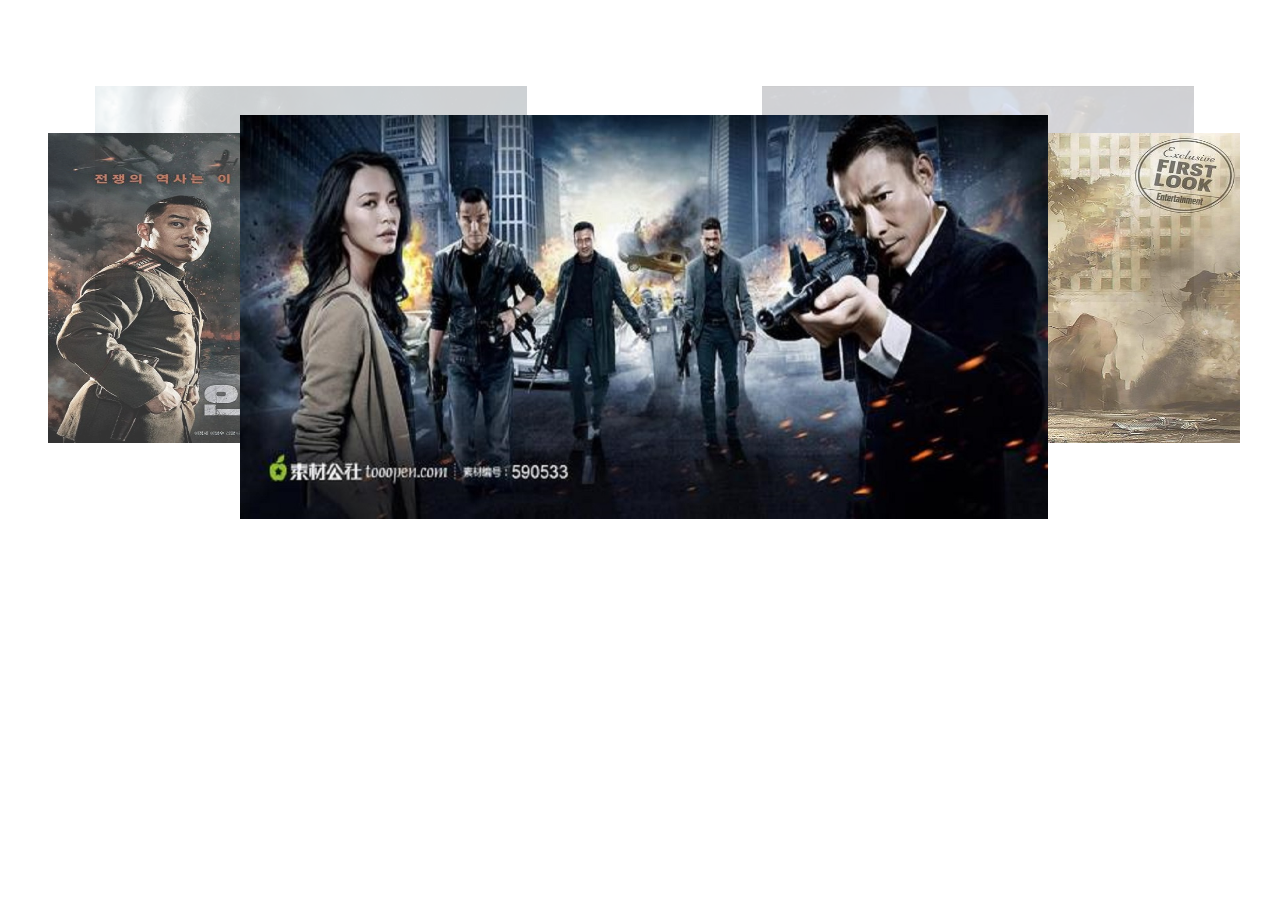
<file: 3dbanner/index.html>
<!DOCTYPE html>
<html lang="en">
<head>
    <meta charset="UTF-8">
    <title>3d旋转图</title>
    <style>
        html, body {
            margin: 0;
            padding: 0;
        }

        ul, li {
            list-style: none;
        }

        a {
            text-decoration: none;
        }

        .wrap {
            width: 1200px;
            margin: 10px auto;
        }

        .slide {
            height: 600px;
            position: relative;
        }

        .slide li {
            position: absolute;
            left: 200px;
            top: 0;
        }

        .slide li img {
            width: 100%;
        }

        .arrow {
            opacity: 0;
        }

        .prev, .next {
            width: 76px;
            height: 112px;
            position: absolute;
            top: 50%;
            margin-top: -56px;
            background: url(prev.png) no-repeat;
            z-index: 99;
        }

        .next {
            right: 0;
            background-image: url(next.png);
        }

    </style>
</head>
<body>
<div class="wrap" id="wrap">
    <div class="slide" id="slide">
        <ul>
            <li><img src="1.jpg" alt=""></li>
            <li><img src="2.jpg" alt=""></li>
            <li><img src="3.jpg" alt=""></li>
            <li><img src="4.jpg" alt=""></li>
            <li><img src="5.jpg" alt=""></li>
        </ul>
        <!--左右切换按钮-->
        <div class="arrow" id="arrow">
            <a href="javascript:;" class="prev"></a>
            <a href="javascript:;" class="next"></a>
        </div>
    </div>
</div>
<script>
    window.onload = function () {
//需求：点击足有按钮实现旋转木马。
//原理：点击右侧按钮，让3号盒子的样式赋值给2号盒子，然后2->1,1->5,5->4,4->3。。。
//左侧同理。
//步骤：
//1.鼠标放到轮播图上，两侧的按钮显示，移开隐藏。
//2.让页面加载出所有的盒子的样式。
//3.把两侧按钮绑定事件。(调用同一个方法，只有一个参数，true为正向旋转，false为反向旋转)
//4.书写函数。
// (操作数组。正向旋转：删除数组中第一个样式，添加到数组中的最后一位)
// (操作数组。反向旋转：删除数组中最后一个样式，添加到数组中的第一位)


        var arr = [
            {   //  1
                width: 400,
                top: 70,
                left: 50,
                opacity: 20,
                z: 2
            },
            {  // 2
                width: 600,
                top: 120,
                left: 0,
                opacity: 80,
                z: 3
            },
            {   // 3
                width: 800,
                top: 100,
                left: 200,
                opacity: 100,
                z: 4
            },
            {  // 4
                width: 600,
                top: 120,
                left: 600,
                opacity: 80,
                z: 3
            },
            {   //5
                width: 400,
                top: 70,
                left: 750,
                opacity: 20,
                z: 2
            }
        ];
        var slide = document.getElementById("slide");
        var liArr = slide.getElementsByTagName("li");
        var arrow = document.getElementById("arrow");
        var arrowChildren = arrow.children;
        var flag = true;
//1.鼠标放到轮播图上，两侧的按钮显示，移开隐藏。
        slide.onmouseenter = function () {
            animate(arrow, {"opacity": 100});
        };
        slide.onmouseleave = function () {
            animate(arrow, {"opacity": 0});
        };

        move();
//3.把两侧按钮绑定事件。(调用同一个方法，只有一个参数，true为正向旋转，false为反向旋转)
        arrowChildren[0].onclick = function () {
            if (flag) {
                flag = false;
                move(true);
            }
        };
        arrowChildren[1].onclick = function () {
            if (flag) {
                flag = false;
                move(false);
            }
        };

//4.书写函数。

        function move(bool) {
            // (操作数组。反向旋转：删除数组中最后一个元素，添加到数组中的第一位)
            if (bool !== undefined) {
                if (bool) {
                    arr.push(arr.shift());
                } else {
                    arr.unshift(arr.pop());
                }
            }
            for (var i = 0; i < liArr.length; i++) {
                animate(liArr[i], {
                    "width": arr[i].width,
                    "top": arr[i].top,
                    "left": arr[i].left,
                    "opacity": arr[i].opacity,
                    "zIndex": arr[i].z
                }, function () {
                    //回调函数，所有程序加载完之后再初始化flag = true
                    flag = true;
                });
            }

        }
    };


    function getStyle(ele, attr) {
        if (window.getComputedStyle) {
            return window.getComputedStyle(ele, null)[attr];
        }
        return ele.currentStyle[attr];
    }

    function animate(ele, json, fn) {
        //先清定时器
        clearInterval(ele.timer);
        ele.timer = setInterval(function () {
            //开闭原则
            var bool = true;
            for (var k in json) {
                //四步
                var leader;
                //判断如果属性为opacity的时候特殊获取值
                if (k === "opacity") {
                    leader = getStyle(ele, k) * 100 || 1;
                } else {
                    leader = parseInt(getStyle(ele, k)) || 0;
                }

                //1.获取步长
                var step = (json[k] - leader) / 10;
                //2.二次加工步长
                step = step > 0 ? Math.ceil(step) : Math.floor(step);
                leader = leader + step;
                //3.赋值
                //特殊情况特殊赋值
                if (k === "opacity") {
                    ele.style[k] = leader / 100;
                    //兼容IE678
                    ele.style.filter = "alpha(opacity=" + leader + ")";
                    //如果是层级，一次行赋值成功，不需要缓动赋值
                } else if (k === "zIndex") {
                    ele.style.zIndex = json[k];
                } else {
                    ele.style[k] = leader + "px";
                }

                if (json[k] !== leader) {
                    bool = false;
                }
            }
            //只有所有的属性都到了指定位置，bool值才不会变成false；
            if (bool) {
                clearInterval(ele.timer);
                //所有程序执行完毕了，现在可以执行回调函数了
                //只有传递了回调函数，才能执行
                if (fn) {
                    fn();
                }
            }
        }, 25);
    }


</script>
</body>
</html>
</file>
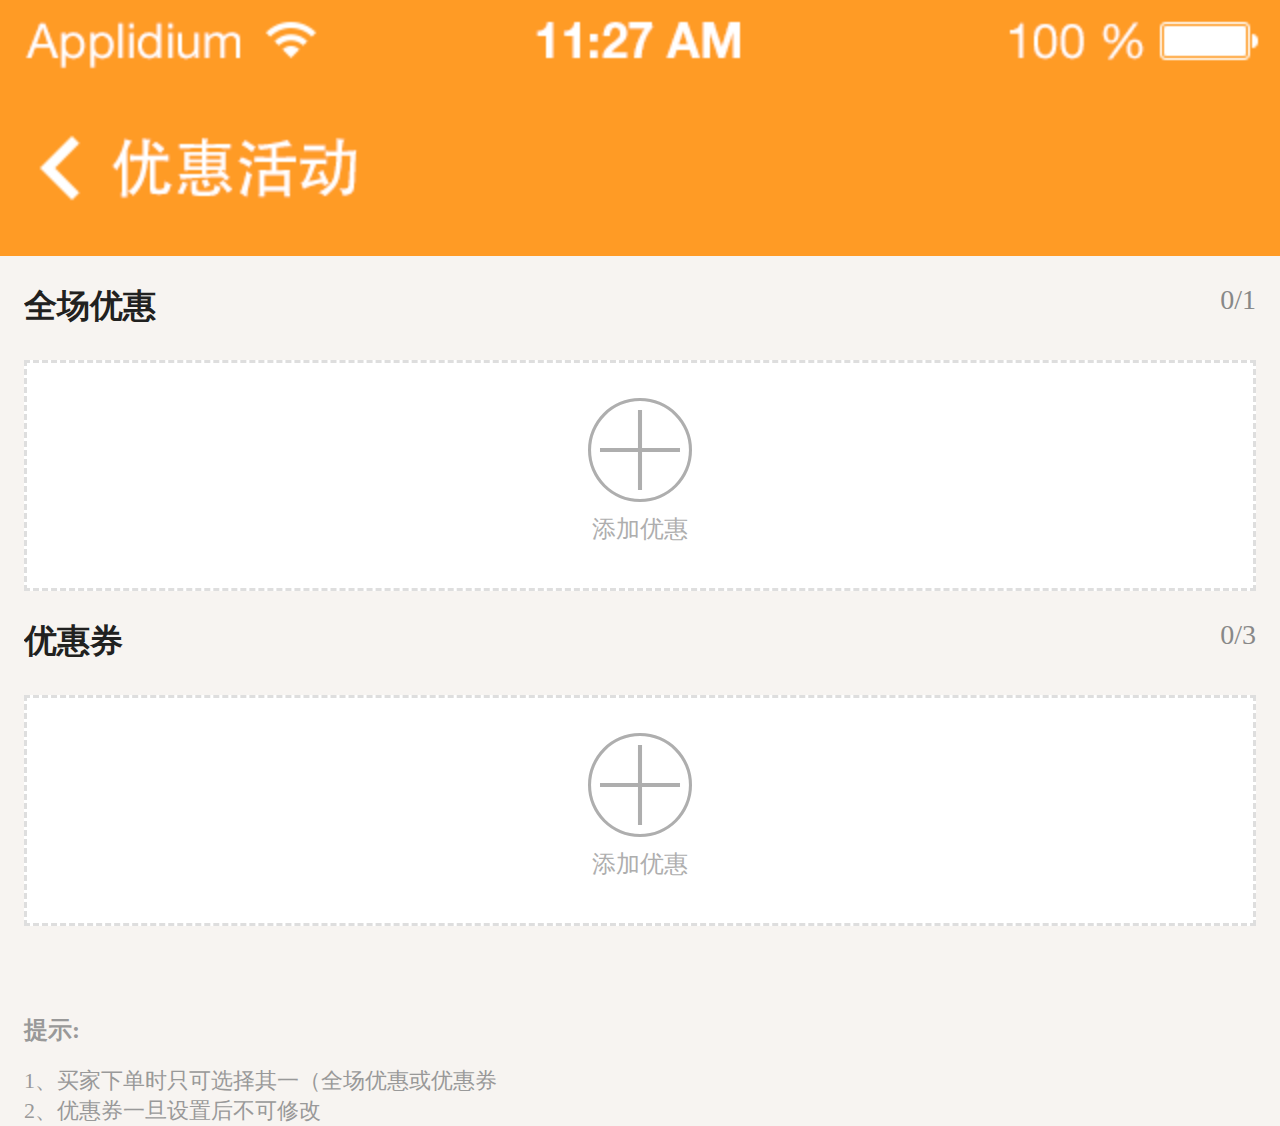
<file: mobile  web/index.html>
<!DOCTYPE html>
<html lang="en">
<head>
    <meta charset="UTF-8">
    <meta name="viewport" content="width=device-width, initial-scale=1.0">
    <title>全场优惠</title>
    <link rel="stylesheet" href="css/base.css">
    <link rel="stylesheet" href="css/fonts.css">
    <link rel="stylesheet" href="css/index.css">
</head>
<body>
<div class="wrap">
    <div class="topimage">
        <img src="top.png" alt="">
    </div>
    <div class="items">
        <div class="title">
            <h3>全场优惠</h3>
            <span>0/1</span>
        </div>
        <div class="nav">
            <a href="" class="icon-add">
                <span>添加优惠</span>
            </a>
        </div>

        <div class="title">
            <h3>优惠券</h3>
            <span>0/3</span>
        </div>
        <div class="nav">
            <a href="" class="icon-add">
            <span>添加优惠</span>
            </a>
        </div>
        <div class="remind">
            <h5>提示:</h5>
            <span>1、买家下单时只可选择其一（全场优惠或优惠券</span>
            <span>2、优惠券一旦设置后不可修改</span>
        </div>
    </div>
</div>
</body>
</html>
</file>
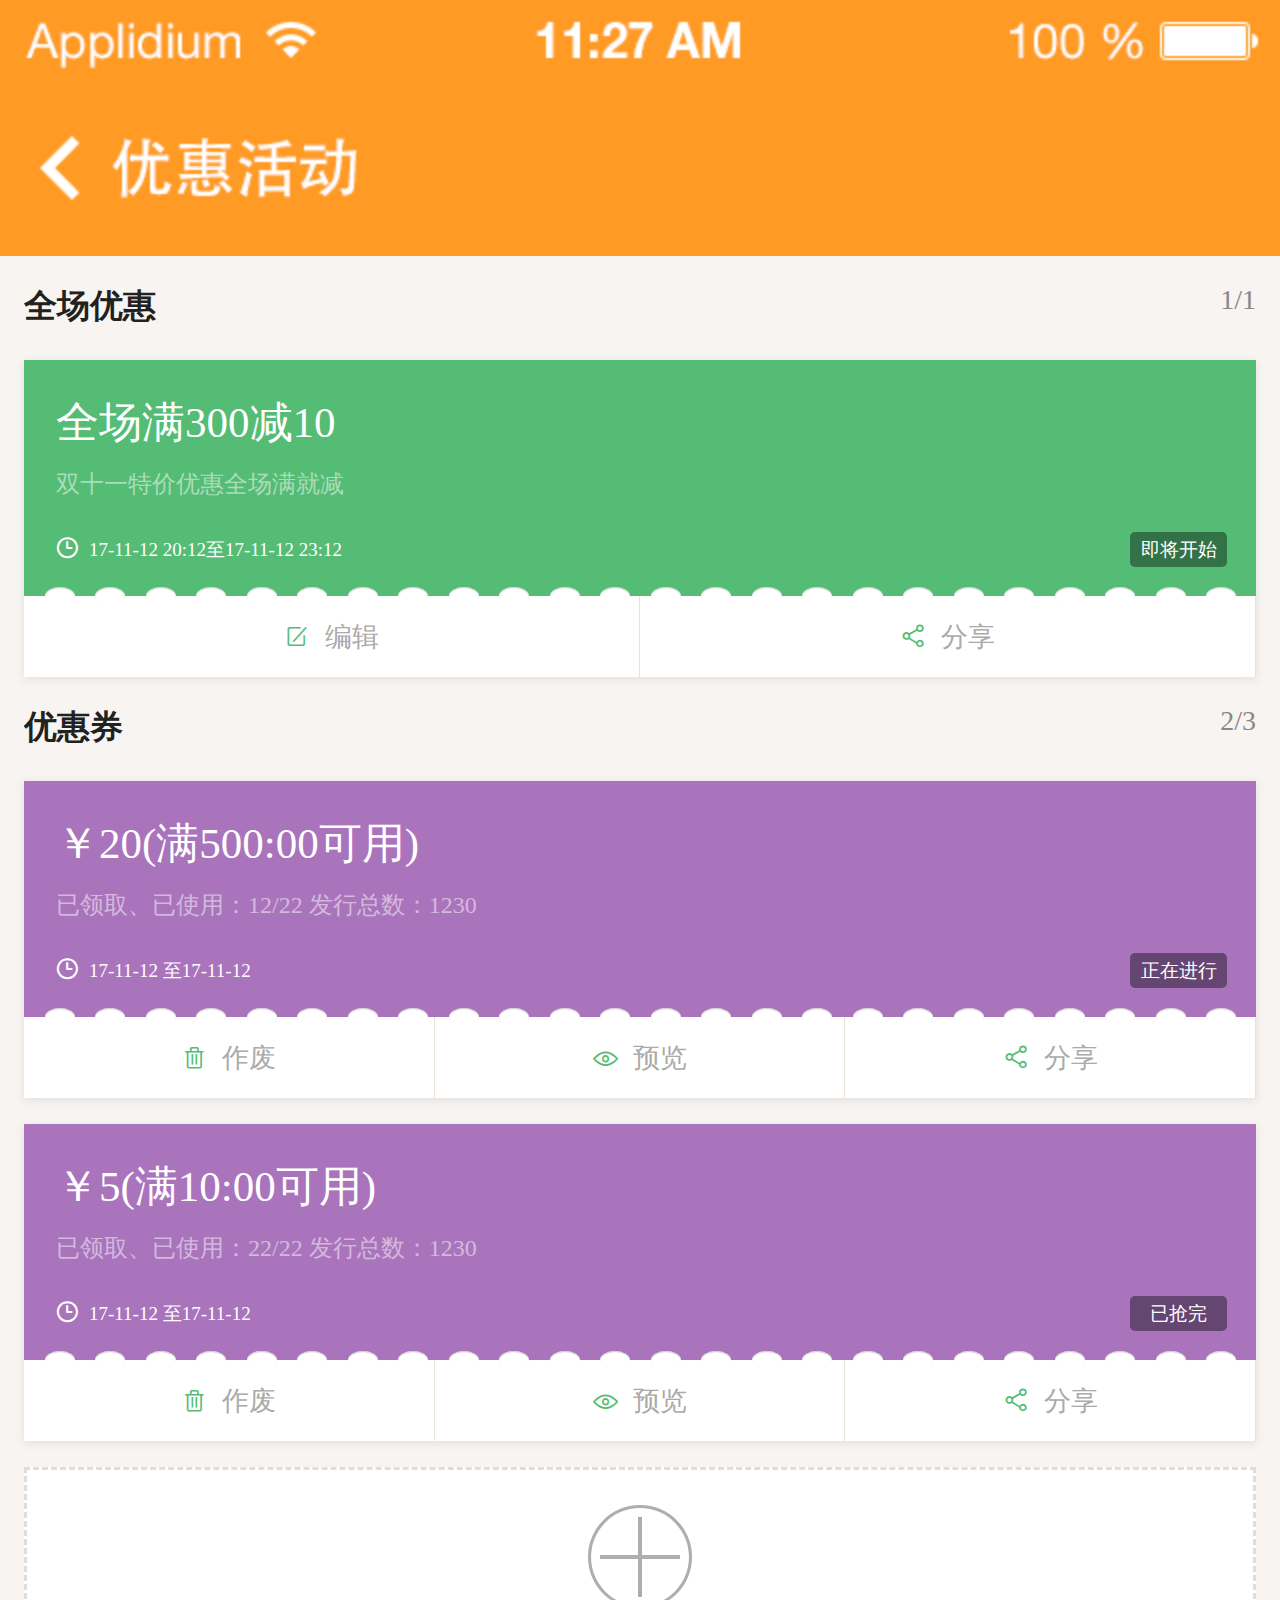
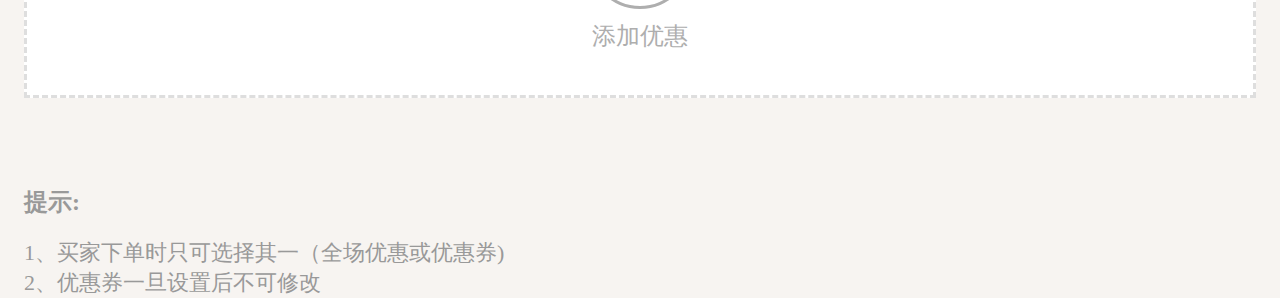
<file: mobile  web/index2.html>
<!DOCTYPE html>
<html lang="en">
<head>
    <meta charset="UTF-8">
    <meta name="viewport" content="width=device-width, initial-scale=1.0">
    <title>优惠活动2</title>
    <link rel="stylesheet" href="css/base.css">
    <link rel="stylesheet" href="css/fonts.css">
    <link rel="stylesheet" href="css/index2.css">
</head>
<body>
<div class="wrap">
    <div class="topimage">
        <img src="top.png" alt="">
    </div>
    <div class="items">
        <div class="title">
            <h3>全场优惠</h3>
            <span>1/1</span>
        </div>
        <!--<div class="nav">-->
            <!--<a href="" class="icon-add">-->
                <!--<span>添加优惠</span>-->
            <!--</a>-->
        <!--</div>-->

        <div class="coupon ">
            <div class="coupon-message">
                <span>全场满300减10</span>
                <span>双十一特价优惠全场满就减</span>
                <span class="icon-time"></span>
                <span>17-11-12 20:12至17-11-12 23:12</span>
                <span>
                    <i>即将开始</i>
                </span>
            </div>
            <div class="coupon-circular">
                <i></i><i></i><i></i><i></i><i></i><i></i><i></i><i></i><i></i><i></i><i></i><i></i><i></i><i></i><i></i><i></i><i></i><i></i><i></i><i></i><i></i><i></i><i></i><i></i>
            </div>
            <div class="coupon-action">
                <a href="javascript:;" class="icon-edit">
                    <span>编辑</span>
                </a>
                <a href="javascript:;" class="icon-share">
                    <span>分享</span>
                </a>
            </div>

        </div>
        <div class="title">
            <h3>优惠券</h3>
            <span>2/3</span>
        </div>
        <div class="coupon-next">
            <div class="coupon-message">
                <span>￥20(满500:00可用)</span>
                <span>已领取、已使用：12/22 发行总数：1230</span>
                <span class="icon-time"></span>
                <span>17-11-12 至17-11-12 </span>
                <span>
                    <i>正在进行</i>
                </span>
            </div>
            <div class="coupon-circular">
            <i></i><i></i><i></i><i></i><i></i><i></i><i></i><i></i><i></i><i></i><i></i><i></i><i></i><i></i><i></i><i></i><i></i><i></i><i></i><i></i><i></i><i></i><i></i><i></i>
            </div>
            <div class="coupon-action">
                <a href="javascript:;" class="icon-delete">
                    <span>作废</span>
                </a>
                <a href="javascript:;" class="icon-preview">
                    <span>预览</span>
                </a>
                <a href="javascript:;" class="icon-share">
                    <span>分享</span>
                </a>
            </div>

        </div>
        <div class="coupon-next">
            <div class="coupon-message">
                <span>￥5(满10:00可用)</span>
                <span>已领取、已使用：22/22 发行总数：1230</span>
                <span class="icon-time"></span>
                <span>17-11-12 至17-11-12 </span>
                <span>
                    <i>已抢完</i>
                </span>
            </div>
            <div class="coupon-circular">
            <i></i><i></i><i></i><i></i><i></i><i></i><i></i><i></i><i></i><i></i><i></i><i></i><i></i><i></i><i></i><i></i><i></i><i></i><i></i><i></i><i></i><i></i><i></i><i></i>
            </div>
            <div class="coupon-action">
                <a href="javascript:;" class="icon-delete">
                    <span>作废</span>
                </a>
                <a href="javascript:;" class="icon-preview">
                    <span>预览</span>
                </a>
                <a href="javascript:;" class="icon-share">
                    <span>分享</span>
                </a>
            </div>

        </div>
        <div class="nav">
            <a href="" class="icon-add">
                <span>添加优惠</span>
            </a>
        </div>
        <div class="remind">
            <h5>提示:</h5>
            <span>1、买家下单时只可选择其一（全场优惠或优惠券)</span>
            <span>2、优惠券一旦设置后不可修改</span>
        </div>
    </div>
</div>
</body>
</html>
</file>
<file: mobile  web/css/base.css>
body,html,h3 {
    margin: 0;
    padding: 0;
    box-sizing: border-box;
    -webkit-box-sizing: border-box;
    background-color: #f7f4f1;
}
a {
    text-decoration: none;
    display: block;
}
img {
    display: block;
    width: 100%;
}
.wrap {
    margin: 0 auto;
    font-size: 20rem;
}
ul ,li {
    list-style: none;
}



@media  (width: 320px) {
    html {
        font-size: 16px;
    }
}
@media (width: 360px) {
    html {
        font-size: 18px;
    }
}
@media (width: 375px) {
    html {
        font-size: 18.75px;
    }
}
@media (width: 400px) {
    html {
        font-size: 20px;
    }
}
@media (width: 414px) {
    html {
        font-size: 20.7px;
    }
}
@media (min-width: 640px) {
    html {
        font-size: 32px;
    }
}
</file>
<file: mobile  web/css/fonts.css>
@font-face {
  font-family: 'icomoon';
  src: url('fonts/icomoon.eot?ta9l6l');
  src: url('fonts/icomoon.eot?ta9l6l#iefix') format('embedded-opentype'), url('fonts/icomoon.ttf?ta9l6l') format('truetype'), url('fonts/icomoon.woff?ta9l6l') format('woff'), url('fonts/icomoon.svg?ta9l6l#icomoon') format('svg');
  font-weight: normal;
  font-style: normal;
}
[class^="icon-"],
[class*=" icon-"] {
  /* use !important to prevent issues with browser extensions that change fonts */
  font-family: 'icomoon' !important;
  speak: none;
  font-style: normal;
  font-weight: normal;
  font-variant: normal;
  text-transform: none;
  line-height: 1;
  /* Better Font Rendering =========== */
  -webkit-font-smoothing: antialiased;
  -moz-osx-font-smoothing: grayscale;
}
.icon-add:before {
  content: "\e900";
}
.icon-cancle:before {
  content: "\e901";
}
.icon-delete:before {
  content: "\e902";
}
.icon-preview:before {
  content: "\e903";
}
.icon-share:before {
  content: "\e904";
}
.icon-time:before {
  content: "\e905";
}
.icon-edit:before {
  content: "\e906";
}
</file>
<file: mobile  web/css/index.css>
.wrap .items {
  padding: 0 0.75rem;
}
.wrap .items .title {
  font-size: 0.875rem;
  margin-top: 0.875rem;
  margin-bottom: 0.96875rem;
  overflow: hidden;
}
.wrap .items .title h3 {
  color: #212120;
  float: left;
}
.wrap .items .title span {
  color: #888;
  float: right;
}
.wrap .items .nav {
  height: 7.03125rem;
  background-color: #fff;
  border: 0.09375rem dashed #dedede;
}
.wrap .items .nav a {
  margin-top: 1.125rem;
  text-align: center;
  font-size: 3.25rem;
  color: #aeaeae;
}
.wrap .items .nav span {
  display: block;
  margin-top: 0.4375rem;
  font-size: 0.75rem;
}
.wrap .items .remind {
  margin-top: 2.75rem;
}
.wrap .items .remind h5 {
  color: #999;
  font-size: 0.75rem;
  margin: 0;
  padding-bottom: 0.625rem;
}
.wrap .items .remind span {
  display: block;
  color: #999;
  font-size: 0.6875rem;
}
</file>
<file: mobile  web/css/index2.css>
.wrap .items {
  padding: 0 0.75rem;
}
.wrap .items .title {
  font-size: 0.875rem;
  margin-top: 0.875rem;
  margin-bottom: 0.96875rem;
  overflow: hidden;
}
.wrap .items .title h3 {
  color: #212120;
  float: left;
}
.wrap .items .title span {
  color: #888;
  float: right;
}
.wrap .items .coupon {
  position: relative;
  height: 9.90625rem;
  box-shadow: 0 2px 8px #e1dedb;
}
.wrap .items .coupon .coupon-message {
  background-color: #55bc75;
  overflow: hidden;
  height: 7.375rem;
}
.wrap .items .coupon .coupon-message span {
  display: block;
}
.wrap .items .coupon .coupon-message span:nth-child(1) {
  font-size: 1.34375rem;
  padding-top: 1.0625rem;
  padding-left: 1rem;
  color: #fff;
}
.wrap .items .coupon .coupon-message span:nth-child(2) {
  font-size: 0.75rem;
  color: rgba(255, 255, 255, 0.5);
  padding-top: 0.5rem;
  padding-left: 1rem;
}
.wrap .items .coupon .coupon-message span:nth-child(3) {
  font-size: 0.71875rem;
  padding-top: 1.15625rem;
  color: #fff;
  float: left;
  margin-left: 1rem;
  padding-bottom: 1.21875rem;
  margin-right: 0.3125rem;
}
.wrap .items .coupon .coupon-message span:nth-child(4) {
  font-size: 0.59375rem;
  color: #fff;
  float: left;
  padding-top: 1.15625rem;
  padding-bottom: 1.21875rem;
}
.wrap .items .coupon .coupon-message span:nth-child(5) {
  background-color: rgba(0, 0, 0, 0.4);
  border-radius: 0.15625rem;
  height: 1.09375rem;
  width: 3.03125rem;
  float: right;
  margin-top: 1rem;
  margin-right: 0.90625rem;
}
.wrap .items .coupon .coupon-message span:nth-child(5) i {
  font-size: 0.59375rem;
  line-height: 1.09375rem;
  display: block;
  text-align: center;
  color: #fff;
  font-style: normal;
}
.wrap .items .coupon .coupon-circular {
  height: 0.5625rem;
  width: 100%;
  top: 7.1rem;
  position: absolute;
}
.wrap .items .coupon .coupon-circular i {
  float: left;
  width: 2.4%;
  height: 100%;
  box-shadow: 0 0.03125rem 0.03125rem #CCC inset;
  border-radius: 50%;
  background-color: #fff;
  margin-left: 1.7%;
}
.wrap .items .coupon .coupon-action {
  height: 2.53125rem;
  display: flex;
  background-color: #fff;
  text-align: center;
}
.wrap .items .coupon .coupon-action a {
  flex: 1;
  display: block;
  font-size: 0.84375rem;
  line-height: 2.53125rem;
  color: #55bc75;
  border-right: 1px solid #e8e2d9;
}
.wrap .items .coupon .coupon-action a :last-child {
  border-right: none;
}
.wrap .items .coupon .coupon-action a span {
  color: #aaaaaa;
}
.wrap .items .coupon-next {
  position: relative;
  height: 9.90625rem;
  box-shadow: 0 2px 8px #e1dedb;
  margin-bottom: 0.8125rem;
}
.wrap .items .coupon-next .coupon-message {
  background-color: #a974bc;
  overflow: hidden;
  height: 7.375rem;
}
.wrap .items .coupon-next .coupon-message span {
  display: block;
}
.wrap .items .coupon-next .coupon-message span:nth-child(1) {
  font-size: 1.34375rem;
  padding-top: 1.0625rem;
  padding-left: 1rem;
  color: #fff;
}
.wrap .items .coupon-next .coupon-message span:nth-child(2) {
  font-size: 0.75rem;
  color: rgba(255, 255, 255, 0.5);
  padding-top: 0.5rem;
  padding-left: 1rem;
}
.wrap .items .coupon-next .coupon-message span:nth-child(3) {
  font-size: 0.71875rem;
  padding-top: 1.15625rem;
  color: #fff;
  float: left;
  margin-left: 1rem;
  padding-bottom: 1.21875rem;
  margin-right: 0.3125rem;
}
.wrap .items .coupon-next .coupon-message span:nth-child(4) {
  font-size: 0.59375rem;
  color: #fff;
  float: left;
  padding-top: 1.15625rem;
  padding-bottom: 1.21875rem;
}
.wrap .items .coupon-next .coupon-message span:nth-child(5) {
  background-color: rgba(0, 0, 0, 0.4);
  border-radius: 0.15625rem;
  height: 1.09375rem;
  width: 3.03125rem;
  float: right;
  margin-top: 1rem;
  margin-right: 0.90625rem;
}
.wrap .items .coupon-next .coupon-message span:nth-child(5) i {
  font-size: 0.59375rem;
  line-height: 1.09375rem;
  display: block;
  text-align: center;
  color: #fff;
  font-style: normal;
}
.wrap .items .coupon-next .coupon-circular {
  height: 0.5625rem;
  width: 100%;
  top: 7.1rem;
  position: absolute;
}
.wrap .items .coupon-next .coupon-circular i {
  float: left;
  width: 2.4%;
  height: 100%;
  box-shadow: 0 0.03125rem 0.03125rem #CCC inset;
  border-radius: 50%;
  background-color: #fff;
  margin-left: 1.7%;
}
.wrap .items .coupon-next .coupon-action {
  height: 2.53125rem;
  display: flex;
  background-color: #fff;
  text-align: center;
}
.wrap .items .coupon-next .coupon-action a {
  flex: 1;
  display: block;
  font-size: 0.84375rem;
  line-height: 2.53125rem;
  color: #55bc75;
  border-right: 1px solid #e8e2d9;
}
.wrap .items .coupon-next .coupon-action a :last-child {
  border-right: none;
}
.wrap .items .coupon-next .coupon-action a span {
  color: #aaaaaa;
}
.wrap .items .nav {
  margin-top: 0.8125rem;
  height: 7.03125rem;
  background-color: #fff;
  border: 0.09375rem dashed #dedede;
}
.wrap .items .nav a {
  margin-top: 1.125rem;
  text-align: center;
  font-size: 3.25rem;
  color: #aeaeae;
}
.wrap .items .nav span {
  display: block;
  margin-top: 0.4375rem;
  font-size: 0.75rem;
}
.wrap .items .remind {
  margin-top: 2.75rem;
}
.wrap .items .remind h5 {
  color: #999;
  font-size: 0.75rem;
  margin: 0;
  padding-bottom: 0.625rem;
}
.wrap .items .remind span {
  display: block;
  color: #999;
  font-size: 0.6875rem;
}
</file>
